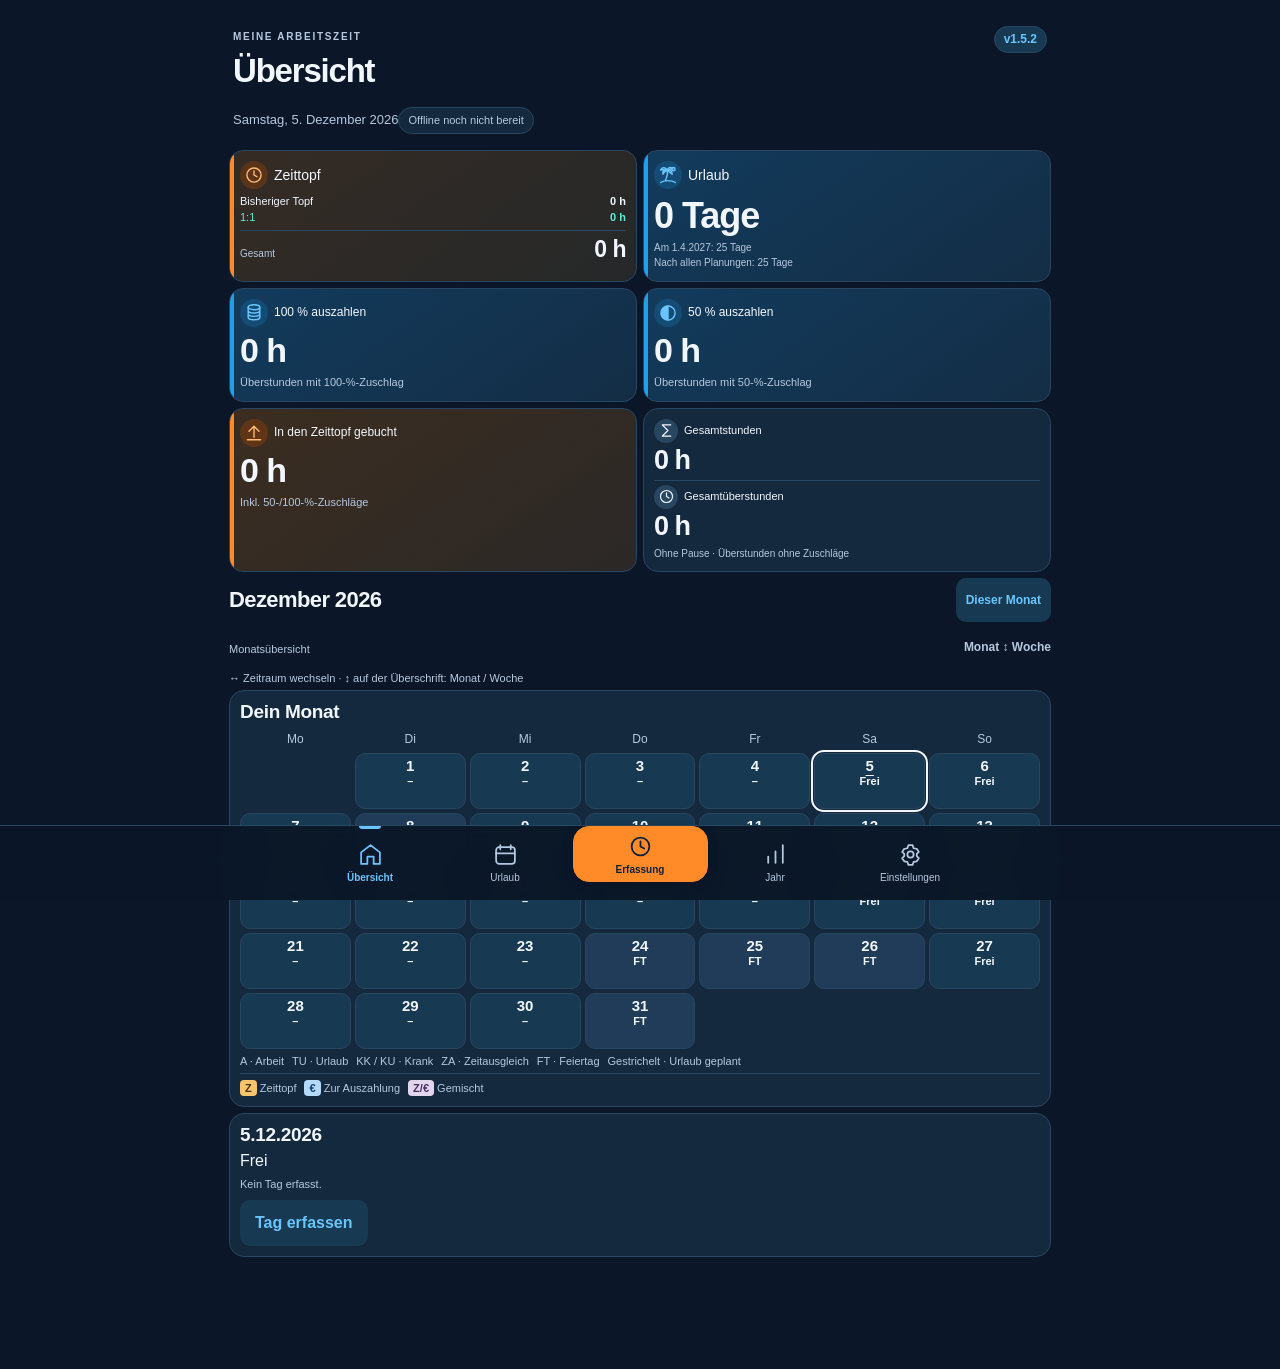
<file: index.html>
<!doctype html><html lang="de"><head><meta charset="utf-8"><meta name="viewport" content="width=device-width,initial-scale=1,viewport-fit=cover"><meta name="theme-color" content="#0b1728"><title>Meine Arbeitszeit</title><link rel="stylesheet" href="style.css?v=398a87b97115"><meta name="apple-mobile-web-app-capable" content="yes"><meta name="mobile-web-app-capable" content="yes"><meta name="apple-mobile-web-app-title" content="Meine Arbeitszeit"><meta name="apple-mobile-web-app-status-bar-style" content="default"><link rel="manifest" href="manifest.webmanifest"><link rel="apple-touch-icon" sizes="180x180" href="apple-touch-icon.png"><link rel="icon" type="image/svg+xml" href="icon.svg"></head><body><header><small>MEINE ARBEITSZEIT</small><span class="app-version" id="appVersion" aria-label="App-Version"></span><h1 id="heading">Übersicht</h1><small id="today"></small><div id="offlineSummary" class="offline-summary" role="status" aria-live="polite">Offline-Einrichtung wird geprüft</div></header><main><div id="pwaUpdate" class="notice pwa-update" hidden><p id="pwaUpdateText" role="status" aria-live="polite"></p><button type="button" id="applyPwaUpdate">Jetzt aktualisieren</button></div><div id="backupReminder" class="notice warning backup-reminder" hidden><p id="backupReminderText"></p><button type="button" class="secondary" id="openBackupReminder">Zur Datensicherung</button></div><div id="deleteStatus" class="notice success" role="status" aria-live="polite" hidden></div>
<section id="overview"><div class="grid"><div class="card balance-card"><div class="metric-title"><span class="icon-badge"><svg class="icon" viewBox="0 0 24 24" fill="none" stroke="currentColor" stroke-width="1.7" stroke-linecap="round" stroke-linejoin="round" aria-hidden="true"><circle cx="12" cy="12" r="8.5"/><path d="M12 7v5l3.5 2"/></svg></span>Zeittopf</div><div class="time-pots" aria-label="Bisheriger Zeittopf und neuer 1:1-Zeittopf"><div class="pot-existing"><span>Bisheriger Topf</span><strong id="balanceExisting">0 h</strong></div><div class="pot-one"><span>1:1</span><strong id="balance11">0 h</strong></div></div><div class="time-total"><span>Gesamt</span><strong id="balance">0 h</strong></div></div><div class="card balance-card vacation-balance"><div class="metric-title"><span class="icon-badge"><svg class="icon" viewBox="0 0 24 24" fill="none" stroke="currentColor" stroke-width="1.7" stroke-linecap="round" stroke-linejoin="round" aria-hidden="true"><circle cx="18.5" cy="5" r="2"/><path d="M3 21c5-3 13-3 18 0M9 18c2-4 3-8 2-12M11 6C8 2 5 3 3 6c3-1 6 0 8 0Zm0 0c2-4 5-4 7-1-3-1-5 0-7 1Zm0 0c4-1 6 2 6 5-2-2-4-3-6-5Zm0 0C7 5 5 8 6 11c1-2 3-4 5-5Z"/></svg></span>Urlaub</div><div class="big" id="vacCurrent">0 Tage</div><div class="mini" id="vacApril">01.04.: —</div><div class="mini" id="vacAfter">Nach allen Planungen: —</div></div></div>
<div id="overviewMonths" tabindex="0" aria-label="Monats- und Wochenübersicht. Links/rechts: Zeitraum. Oben/unten: Woche/Monat."><div class="month-summary" aria-labelledby="summaryMonth">

  <div class="grid" aria-live="polite">
    <div class="card pay-card"><div class="metric-title"><span class="icon-badge"><svg class="icon" viewBox="0 0 24 24" fill="none" stroke="currentColor" stroke-width="1.7" stroke-linecap="round" stroke-linejoin="round" aria-hidden="true"><ellipse cx="12" cy="5" rx="7" ry="3"/><path d="M5 5v12c0 1.7 3.1 3 7 3s7-1.3 7-3V5M5 9c0 1.7 3.1 3 7 3s7-1.3 7-3M5 13c0 1.7 3.1 3 7 3s7-1.3 7-3"/></svg></span><span>100 % auszahlen</span></div><div class="big" id="monthPay100">0 h</div><div class="mini">Überstunden mit 100-%-Zuschlag</div></div>
    <div class="card pay-card"><div class="metric-title"><span class="icon-badge"><svg class="icon" viewBox="0 0 24 24" fill="none" stroke="currentColor" stroke-width="1.7" stroke-linecap="round" stroke-linejoin="round" aria-hidden="true"><circle cx="12" cy="12" r="8.5"/><path d="M12 3.5v17"/><path d="M12 3.5a8.5 8.5 0 0 0 0 17Z" fill="currentColor" stroke="none"/></svg></span><span>50 % auszahlen</span></div><div class="big" id="monthPay50">0 h</div><div class="mini">Überstunden mit 50-%-Zuschlag</div></div>
    <div class="card credit-card"><div class="metric-title"><span class="icon-badge"><svg class="icon" viewBox="0 0 24 24" fill="none" stroke="currentColor" stroke-width="1.7" stroke-linecap="round" stroke-linejoin="round" aria-hidden="true"><path d="M12 17V4m-6 6 6-6 6 6M4 20h16"/></svg></span><span>In den Zeittopf gebucht</span></div><div class="big" id="monthTimeCredit">0 h</div><div class="mini">Inkl. 50-/100-%-Zuschläge</div></div>
    <div class="card totals-card"><div class="total-hours"><div><div class="metric-title"><span class="icon-badge"><svg class="icon" viewBox="0 0 24 24" fill="none" stroke="currentColor" stroke-width="1.7" stroke-linecap="round" stroke-linejoin="round" aria-hidden="true"><path d="M18 4H6l8 8-8 8h12"/></svg></span><span>Gesamtstunden</span></div><div class="big" id="monthWorked">0 h</div></div><div><div class="metric-title"><span class="icon-badge"><svg class="icon" viewBox="0 0 24 24" fill="none" stroke="currentColor" stroke-width="1.7" stroke-linecap="round" stroke-linejoin="round" aria-hidden="true"><circle cx="12" cy="12" r="8.5"/><path d="M12 7v5l3.5 2"/></svg></span><span>Gesamtüberstunden</span></div><div class="big" id="monthOvertime">0 h</div></div></div><div class="mini">Ohne Pause · Überstunden ohne Zuschläge</div><p class="mini" id="overviewWeekInfo" aria-live="polite" hidden></p></div>
  </div>
<div id="overviewPeriodHead"><div class="overview-period-headline"><h2 id="summaryMonth" aria-live="polite">Dieser Monat</h2><button type="button" class="secondary" id="overviewCurrent">Dieser Monat</button></div><div class="overview-period-controls"><p class="mini" id="overviewPeriodRange"></p><button type="button" id="overviewModeToggle" aria-pressed="false" aria-label="Zwischen Monats- und Wochenansicht wechseln">Monat ↕ Woche</button></div><p class="overview-gesture-help">↔ Zeitraum wechseln · ↕ auf der Überschrift: Monat / Woche</p></div></div><div id="overviewWarning"></div><div class="card ov-calendar-card"><h3 id="overviewCalendarTitle">Dein Monat</h3><div id="overviewCalendar" class="ov-calendar" aria-label="Monatskalender"></div><div class="ov-legend"><span>A · Arbeit</span><span>TU · Urlaub</span><span>KK / KU · Krank</span><span>ZA · Zeitausgleich</span><span>FT · Feiertag</span><span>Gestrichelt · Urlaub geplant</span></div><div class="ov-legend ov-booking-legend"><span><b class="ov-booking-time">Z</b> Zeittopf</span><span><b class="ov-booking-pay">€</b> Zur Auszahlung</span><span><b class="ov-booking-mixed">Z/€</b> Gemischt</span></div></div><div class="card" id="overviewDayDetails" aria-live="polite"></div></div></section>
<section id="entry" hidden><div class="card"><h3>Arbeitszeit erfassen</h3><form id="entryForm"><label>Datum</label><input type="date" id="entryDate" required><label>Tagesart</label><select id="entryType"><option value="Arbeit">Arbeit</option><option value="TU">TU – Urlaub</option><option value="ZA">ZA – Zeitausgleich</option><option value="KK">KK – Krankenstand</option><option value="KU">KU – Krankstand/Arbeitsunfall</option><option value="Feiertag">Feiertag</option><option value="Frei">Frei</option></select><div id="workFields"><div id="entryShiftHint" class="mini" aria-live="polite"></div><label>Arbeitsplatz</label><select id="entryWorkplace"></select><div class="split"><div><label>Beginn</label><input id="entryStart" type="time" value="06:00"></div><div><label>Ende</label><input id="entryEnd" type="time" value="14:00"></div></div><label>Pause (Minuten)</label><input type="number" min="0" max="600" id="entryBreak" value="18"><label for="entryBreakStart">Pausenbeginn (optional)</label><input id="entryBreakStart" type="time"><p class="mini">Mit Uhrzeit wird die Pause genau dort abgezogen. Ohne Uhrzeit bleibt die bisherige rechnerische Zuordnung innerhalb der Schicht bestehen.</p><p class="mini">Ohne Häkchen: vollständige Gutschrift im Zeittopf inklusive Zuschlag. Bei 50:50 wird die ursprüngliche Stundenmenge halbiert.</p><div class="split payout-options"><fieldset><legend>Überstunden 50 %</legend><label><input type="checkbox" id="entryPay50"> Auszahlen</label><label><input type="checkbox" id="entrySplit50"> 50:50</label></fieldset><fieldset><legend>Überstunden 100 %</legend><label><input type="checkbox" id="entryPay100"> Auszahlen</label><label><input type="checkbox" id="entrySplit100"> 50:50</label></fieldset></div><details id="premiumRules" class="notice premium-rules"><summary>Deine Zuschlagsregeln</summary><div>Montag bis Freitag ohne Feiertag: Ab der dritten Überstunde des Tages 100 %. Bereits mit 100 % bewertete frühe Überstunden zählen zu den ersten zwei Überstunden mit. Überstunden zwischen 20:00 und 06:00 sowie nach der Nachtschicht: 100 %. Überstunden über 50 Netto-Wochenstunden: 100 %. Samstag: grundsätzlich 50 %, ab der 11. Nettoarbeitsstunde 100 %. Sonntag und österreichische Feiertage: 100 %.<br>Die tägliche Normalarbeitszeit beträgt weiterhin 7 h 42 min. Nur der Nettoüberschuss wird als Überstunde gebucht; frühe Überstunden werden zuerst zugeordnet. Unter 7 h 42 min wird die Fehlzeit vom Zeittopf abgezogen. An Samstagen, Sonntagen und Feiertagen gilt diese Mindestzeit nicht. Ein angegebener Pausenbeginn bestimmt den genauen Abzug; ohne Uhrzeit wird die Pause wie bisher vorrangig innerhalb der regulären Schicht abgezogen. Freitag 22:00 bis Samstag 06:00 bleibt normale Freitagsarbeit. Samstag auf Sonntag gilt ab 00:00 ein Zuschlag von 100 %. Eine am Sonntag begonnene Schicht zählt bis zu ihrem Ende vollständig mit 100 %.</div></details><div class="split"><div><label>Überstunden 50 % (h)</label><input id="entry50" type="number" step="0.01" min="0" placeholder="Automatisch"></div><div><label>Überstunden 100 % (h)</label><input id="entry100" type="number" step="0.01" min="0" placeholder="Automatisch"></div></div></div><div id="entryCalculation" class="notice" aria-live="polite"></div><label>Bemerkung</label><textarea id="entryNote" rows="2"></textarea><div class="row" style="margin-top:14px"><button type="submit" id="entrySave">Tag speichern</button><button type="button" class="secondary" id="entryReset">Neu</button></div><div id="entryInfo" class="notice" hidden></div></form></div><div class="card"><h3>Gespeicherte Tage</h3><div id="entryList"></div></div></section>
<section id="vacation" hidden><div class="card" id="calendarCard"><div class="calendar-head"><button class="secondary" id="monthPrev" aria-label="Vorheriger Monat">‹</button><strong id="monthLabel"></strong><button class="secondary" id="monthNext" aria-label="Nächster Monat">›</button></div><div class="calendar-selection-toolbar"><button type="button" class="secondary" id="calendarMulti" aria-pressed="false">Mehrere Tage auswählen</button><button type="button" class="secondary" id="clearCalendarSelection" disabled>Auswahl leeren</button></div><p class="mini calendar-selection-help" id="calendarSelectionHelp"></p><div class="calendar" id="calendar"></div><div class="legend"><span><i style="background:var(--plan-bg)"></i>Geplant</span><span><i style="background:var(--used-bg)"></i>Erfasst</span><span><i style="background:var(--holiday-bg)"></i>Feiertag / arbeitsfrei</span><span>Markierung = aktuelle Auswahl</span></div><div id="calendarSelectionSummary" class="calendar-selection-summary" role="status" aria-live="polite"></div><div class="row" style="margin-top:12px"><button type="button" id="planSelected" disabled>Auswahl übernehmen</button><button type="button" class="secondary" id="removeSelected" disabled>Planungen entfernen</button></div><div id="calendarHolidays" class="calendar-holidays"></div><div id="chosenDate" class="notice">Wähle einen Tag im Kalender.</div></div><div class="card"><h3>Zeitraum auswählen</h3><div class="split"><div><label>Von</label><input type="date" id="planFrom"></div><div><label>Bis</label><input type="date" id="planTo"></div></div><fieldset class="plan-weekdays"><legend>Wochentage für die Zeitraum-Auswahl</legend><div class="plan-weekday-grid"><label><input type="checkbox" data-plan-weekday value="1" checked><span>Mo</span></label><label><input type="checkbox" data-plan-weekday value="2" checked><span>Di</span></label><label><input type="checkbox" data-plan-weekday value="3" checked><span>Mi</span></label><label><input type="checkbox" data-plan-weekday value="4" checked><span>Do</span></label><label><input type="checkbox" data-plan-weekday value="5" checked><span>Fr</span></label></div><div class="plan-weekday-presets"><button type="button" class="secondary" id="planWeekdaysAll">Mo–Fr</button><button type="button" class="secondary" id="planWeekdaysNone">Keine</button></div></fieldset><p class="mini">Wähle zuerst einen Zeitraum und die gewünschten Wochentage. Feiertage, Wochenenden sowie der 24. und 31. Dezember werden ausgenommen. Der Josefitag bleibt ein Arbeitstag. Passe die Auswahl anschließend im Kalender an und speichere sie mit „Auswahl übernehmen“. Vergangene Tage werden als Urlaub gebucht; zukünftige Tage werden geplant.</p><button type="button" id="planRange">Zeitraum auswählen</button><div id="planInfo" role="status" aria-live="polite"></div></div><div class="card"><strong>Deine Urlaubsprognosen</strong><div class="item"><span>Aktuell verfügbar</span><strong id="planCurrent"></strong></div><div class="item"><span id="aprilLabel">Zum nächsten 1. April</span><strong id="planApril"></strong></div><div class="item"><span>Nach allen Planungen</span><strong id="planAfter"></strong></div><div id="vacWarnings"></div></div></section>
<section id="year" hidden>
<div class="year-picker"><label for="yearSelect">Jahr auswählen</label><select id="yearSelect"></select></div>
<div class="card year-hero"><div class="metric-title" id="yearTotalLabel">Arbeitsstunden im Jahr</div><div class="big" id="yearTotalWorked">0 h</div><div class="muted" id="yearTotalOvertime">0 h Überstunden im Jahr</div><div class="mini" style="margin-top:10px">Gespeicherte Einträge · Arbeitsstunden ohne Pause · Überstunden ohne Zuschläge</div></div>
<div id="yearStats" class="year-stats"></div><p class="mini special-work-note">Gearbeitete Samstage, Sonntage und gesetzliche Feiertage: bis heute, nach Schichtbeginn. Ein Feiertag am Wochenende zählt in beiden Kategorien.</p>
<div class="card"><h3>Monatsvergleich</h3><div class="year-switch" role="group" aria-label="Stundenart für den Monatsvergleich"><button type="button" id="yearMeasureWorked" data-year-measure="worked" aria-pressed="true">Arbeitsstunden</button><button type="button" id="yearMeasureOvertime" data-year-measure="overtime" aria-pressed="false">Überstunden</button></div><div id="yearBars" role="group" aria-label="Monate vergleichen"></div><div class="year-axis" aria-hidden="true"><span>0 h</span><span id="yearAxisMax">0 h</span></div><p class="mini">Tippe auf einen Monat für seine Details.</p><div id="yearMonthSummary" class="year-selection" aria-live="polite"></div></div>
<div class="card"><div class="year-details-head"><h3 id="yearEntriesHeading">Erfasste Tage</h3><span id="yearEntryCount" class="pill"></span></div><div id="yearEntries"></div></div>
</section>
<section id="settings" hidden><details class="card settings-panel" id="pwaCard"><summary><h3>App und Offline-Nutzung</h3></summary><div class="settings-panel-content"><p id="pwaLaunchMode" class="mini"></p><p id="pwaStatus" role="status" aria-live="polite">Offline-Einrichtung wird geprüft.</p><button type="button" class="secondary" id="checkPwaUpdates">Offline-Stand und Aktualisierung prüfen</button><h4>Auf dem iPhone einrichten</h4><ol class="pwa-instructions"><li>Vor dem ersten Wechsel eine Sicherungsdatei erstellen.</li><li>Die veröffentlichte App in Safari mit Internet öffnen und „Offline bereit“ abwarten.</li><li>In Safari über „Teilen“ → „Zum Home-Bildschirm“ hinzufügen. Falls angeboten, „Als Web-App öffnen“ aktivieren.</li><li>„Meine Arbeitszeit“ über das blau-orange Uhrsymbol einmal mit Internet öffnen und den Offline-Stand prüfen.</li><li>Gespeicherte Tage prüfen. Falls sie hier fehlen, die zuvor erstellte Sicherung wiederherstellen.</li></ol><p class="mini">Danach im Flugmodus schließen und erneut öffnen. Die Daten bleiben auf diesem Gerät. Datensicherung und Synchronisierung mit anderen Geräten sind davon unabhängig.</p></div></details><details class="card settings-panel"><summary><h3>Grundeinstellungen</h3></summary><div class="settings-panel-content"><label>Urlaubssaldo zum Startdatum (Tage)</label><input type="number" id="initialVacation" step="0.5" required><label>Startdatum der Salden</label><input type="date" id="startDate" required><label>Zeittopf zum Startdatum (Stunden)</label><input type="number" id="initialTime" step="0.01" required><label>Standardpause (Minuten)</label><input type="number" id="defaultBreak" min="0" max="600" required><label>Jährliche Urlaubsgutschrift am 1. April (Tage)</label><input type="number" id="annualVacation" min="0" step="0.5" required><label>Darstellung</label><select id="theme"><option value="light">Hell</option><option value="dark">Dunkel</option></select><button id="saveSettings" style="margin-top:14px">Einstellungen speichern</button></div></details><details class="card settings-panel"><summary><h3>Arbeitsplätze</h3></summary><div class="settings-panel-content"><div class="row"><input id="newWorkplace" placeholder="Neuer Arbeitsplatz"><button id="addWorkplace">Hinzufügen</button></div><div id="workplaceList"></div></div></details><details class="card settings-panel" id="shiftCard"><summary><h3>Schichten &amp; Rhythmus</h3></summary><div class="settings-panel-content">
<div class="planning-tabs" role="tablist" aria-label="Schichtplanung">
<button type="button" id="planTab-templates" role="tab" aria-controls="planPanel-templates" aria-selected="false" data-planning-tab="templates">Vorlagen</button>
<button type="button" id="planTab-rhythm" role="tab" aria-controls="planPanel-rhythm" aria-selected="false" data-planning-tab="rhythm">Rhythmus</button>
<button type="button" id="planTab-weeks" role="tab" aria-controls="planPanel-weeks" aria-selected="true" data-planning-tab="weeks">Wochen</button>
</div>
<div id="planPanel-weeks" role="tabpanel" aria-labelledby="planTab-weeks">
<h4>Deine nächsten Wochen</h4><p class="mini">Montag bis Freitag · Vorgaben für die Erfassung, keine automatischen Buchungen.</p>
<label for="shiftDate">Woche auswählen</label><input id="shiftDate" type="date">
<div class="planning-week-navigation"><button type="button" class="secondary" id="shiftPrev" aria-label="Vorherige vier Wochen">‹ Zurück</button><button type="button" class="secondary" id="shiftToday">Diese Woche</button><button type="button" class="secondary" id="shiftNext" aria-label="Nächste vier Wochen">Weiter ›</button></div>
<div id="planningWeeks"></div>
<p class="mini">Eine Wochenänderung gilt nur für diese Woche. Arbeitsplatz auswählen ist optional und unabhängig vom Rhythmus. Gespeicherte Tage bleiben unverändert.</p>
</div>
<div id="planPanel-rhythm" role="tabpanel" aria-labelledby="planTab-rhythm" hidden>
<h4>Dein wiederkehrender Rhythmus</h4><form id="rhythmForm">
<label for="rhythmLength">Rhythmuslänge</label><select id="rhythmLength"><option value="1">1 Woche · immer dieselbe Schicht</option><option value="2">2 Wochen</option><option value="3">3 Wochen</option><option value="4">4 Wochen</option></select>
<label for="rhythmStart">Gültig ab · Datum in Woche 1</label><input id="rhythmStart" type="date" required>
<p id="rhythmWeekHint" class="mini"></p><div id="rhythmFields"></div>
<button type="submit" style="margin-top:14px">Rhythmus speichern</button></form>
<p class="mini" style="margin-top:12px">Nach der letzten Rhythmuswoche folgt wieder Woche 1. Urlaub, Krankenstand und Zeitausgleich verschieben den Rhythmus nicht. Frühere Wochen behalten ihren bisherigen Plan.</p>
<details class="planning-history"><summary>Gültige Rhythmusstände</summary><div id="rhythmHistory"></div></details>
</div>
<div id="planPanel-templates" role="tabpanel" aria-labelledby="planTab-templates" hidden>
<h4>Deine Schichtvorlagen</h4><div id="planningTemplates"></div>
<button type="button" class="secondary" id="newShiftTemplate">Neue Schichtvorlage</button>
<form id="templateForm" class="planning-template-editor" hidden>
<input id="templateEditingId" type="hidden"><h4 id="templateEditorTitle">Schichtvorlage</h4>
<label for="templateName">Name</label><input id="templateName" maxlength="80" required>
<div class="split"><div><label for="templateStart">Beginn</label><input id="templateStart" type="time" required></div><div><label for="templateEnd">Ende</label><input id="templateEnd" type="time" required></div></div>
<div class="split"><div><label for="templateBreakStart">Pausenbeginn</label><input id="templateBreakStart" type="time"></div><div><label for="templateBreak">Pause (Minuten)</label><input id="templateBreak" type="number" min="0" max="600" step="1" required></div></div>
<label for="templateValidFrom">Gültig ab</label><input id="templateValidFrom" type="date" required>
<p class="mini">Eine neue Fassung gilt erst ab diesem Datum. Frühere Fassungen und erfasste Arbeitszeiten bleiben erhalten.</p>
<div class="planning-editor-actions"><button type="submit">Vorlage speichern</button><button type="button" class="secondary" id="cancelShiftTemplate">Schließen</button><button type="button" class="secondary" id="archiveShiftTemplate" hidden>Ab Datum deaktivieren</button></div>
<p class="mini">Deaktivierte Vorlagen bleiben in bestehenden Plänen erhalten; für neue Zuordnungen werden sie ausgeblendet.</p>
<details class="planning-history"><summary>Frühere Fassungen</summary><div id="templateHistory"></div></details>
</form>
</div>
<div class="planning-rule-note"><strong>Deine Überstundenregeln bleiben erhalten.</strong><p class="mini">Schicht und Pause werden in der Tageserfassung vorgeschlagen. Änderungen dort gelten nur für den einzelnen Eintrag.</p></div>
<div id="planningStatus" class="notice" role="status" aria-live="polite" hidden></div>
</div></details>
<details class="card settings-panel" id="correctionCard"><summary><h3>Saldokorrektur</h3></summary><div class="settings-panel-content">
<p class="mini">Zeittopf korrigieren oder Urlaubstage gutschreiben und abziehen. Arbeitszeiteinträge und Anfangssalden bleiben erhalten.</p>
<form id="correctionForm"><div class="split"><div><label for="correctionDate">Buchungsdatum</label><input type="date" id="correctionDate" required></div><div><label for="correctionKind">Saldo</label><select id="correctionKind"><option value="time">Zeittopf</option><option value="vacation">Urlaub</option></select></div></div>
<div class="split"><div><label for="correctionSign">Änderung</label><select id="correctionSign"><option value="plus">+ Hinzufügen</option><option value="minus">− Abziehen</option></select></div><div><label for="correctionAmount" id="correctionAmountLabel">Stunden (z. B. 5:30 oder 5,5)</label><input id="correctionAmount" type="text" inputmode="decimal" maxlength="16" required autocomplete="off"></div></div>
<label for="correctionReason">Grund (optional)</label><textarea id="correctionReason" rows="2" maxlength="500"></textarea><button type="submit" id="saveCorrection" style="margin-top:12px">Korrektur buchen</button></form>
<div id="correctionStatus" class="notice" role="status" aria-live="polite" hidden></div>
<h4>Buchungshistorie</h4><p class="mini">Fehler mit „Gegenbuchen“ ausgleichen. Bisherige zusätzliche Urlaubsgutschriften sind hier enthalten. Die jährliche Gutschrift am 1. April bleibt in den Grundeinstellungen.</p><div id="correctionList"></div>
</div></details>
<details class="card settings-panel" id="reportCard"><summary><h3>Export und Drucken</h3></summary><div class="settings-panel-content">
<p class="mini">Arbeitszeiten, Überstunden, Urlaub, Zeitausgleich und Zeittopf für den gewünschten Zeitraum ausgeben.</p>
<label for="reportPeriod">Zeitraum</label><select id="reportPeriod"><option value="week">Woche</option><option value="month" selected>Monat</option><option value="year">Jahr</option><option value="range">Freier Zeitraum</option><option value="all">Alle gespeicherten Daten</option></select>
<div class="report-controls" id="reportControls-week" hidden><label for="reportWeekDate">Ein Tag in der gewünschten Kalenderwoche</label><input type="date" id="reportWeekDate"></div>
<div class="report-controls" id="reportControls-month"><label for="reportMonth">Monat auswählen</label><input type="month" id="reportMonth"></div>
<div class="report-controls" id="reportControls-year" hidden><label for="reportYear">Jahr auswählen</label><input type="number" id="reportYear" min="1900" max="9999" step="1"></div>
<div class="report-controls" id="reportControls-range" hidden><div class="split"><div><label for="reportFrom">Von</label><input type="date" id="reportFrom"></div><div><label for="reportTo">Bis</label><input type="date" id="reportTo"></div></div></div>
<div class="mini report-range-info" id="reportRangeInfo" aria-live="polite"></div>
<label for="reportCsvFormat">CSV-Format für Excel</label><select id="reportCsvFormat"><option value="at">Österreich: Dezimalkomma, Semikolon</option><option value="international">International: Dezimalpunkt, Komma</option></select>
<div class="row" style="margin-top:14px"><button type="button" id="exportExcel">Excel exportieren (.xlsx)</button><button type="button" class="secondary" id="exportCsv">CSV exportieren</button><button type="button" class="secondary" id="printData">Drucken</button></div>
<p class="mini">Excel enthält gestaltete Monatsblätter und eine Jahresübersicht nach deiner Vorlage. CSV bleibt für eigene Auswertungen verfügbar. Für eine vollständige Wiederherstellung verwende weiterhin „Alle Daten sichern“.</p>
<div id="reportStatus" class="notice" role="status" aria-live="polite" hidden></div>
</div></details><details class="card settings-panel" id="backupCard"><summary><h3>Datensicherung und Wiederherstellung</h3></summary><div class="settings-panel-content"><div class="backup-created"><span>Sicherungsdatei zuletzt erstellt</span><strong id="lastBackupCreatedAt" role="status" aria-live="polite">Noch kein Zeitpunkt gespeichert</strong><p class="mini backup-folder-display" id="lastBackupFolderHint">Ordnerhinweis: Noch nicht hinterlegt</p><p class="mini">Zeigt die Erstellung und Übergabe zum Download oder an die Teilenfunktion an. Bitte den Download abschließen; die App kann die dauerhafte Ablage in Dateien oder iCloud nicht bestätigen.</p></div>
<p class="mini">Die Sicherung enthält alle gespeicherten Einträge, Planungen und Einstellungen.</p>
<button type="button" class="backup-create" id="exportData">Datensicherung erstellen</button>
<details class="backup-folder-editor"><summary>Ordnerhinweis bearbeiten</summary><label for="backupFolderHint">Hinweis zum Sicherungsordner</label><input type="text" id="backupFolderHint" maxlength="240" placeholder="z. B. iCloud Drive → Arbeitszeit → Sicherung"><button type="button" class="secondary" id="saveBackupFolder">Ordnerhinweis speichern</button><p class="mini">Dieser Hinweis merkt deinen gewünschten Speicherort. Beim Sichern wählst du den Ordner selbst unter „Dateien“; die App hat keinen direkten Zugriff darauf.</p></details>

<p class="mini">Auf dem iPhone „In Dateien sichern“ wählen. Die Datei heißt „arbeitszeit-sicherung.json“. Falls Teilen nicht verfügbar ist, wird sie heruntergeladen. Den Zielordner wählst du selbst; gegebenenfalls das Ersetzen bestätigen.</p>
<label for="importData">Sicherung wiederherstellen</label>
<input id="importData" type="file" accept="application/json,.json">
<p class="mini">Die Datei wird zuerst geprüft. Erst nach deiner Bestätigung ersetzt sie die aktuellen Daten. Auch bisherige Sicherungsdateien dieser App werden unterstützt.</p>
<h4>Interne Wiederherstellung</h4><p class="mini">Zwei Stände auf diesem Gerät: aktueller und vorheriger gespeicherter Stand. Sie schützen vor einzelnen Änderungen, ersetzen aber keine externe Sicherungsdatei. Werden Website-Daten gelöscht oder geht das Gerät verloren, können auch diese Stände verloren gehen.</p><p id="recoveryStatus" role="status" aria-live="polite">Zusätzlicher Speicher wird geprüft.</p><p class="mini" id="recoverycurrentDate"></p><button type="button" class="secondary" id="restorecurrent" disabled>Aktuellen internen Stand wiederherstellen</button><p class="mini" id="recoverypreviousDate"></p><button type="button" class="secondary" id="restoreprevious" disabled>Vorherigen internen Stand wiederherstellen</button><button type="button" class="secondary backup-download" id="checkRecoveryStorage">Interne Stände prüfen</button><div id="backupStatus" class="notice" role="status" aria-live="polite" hidden></div>
</div></details><details class="card reset-card settings-panel"><summary><h3>Alle Daten löschen</h3></summary><div class="settings-panel-content">
<p class="mini">Entfernt sämtliche Einstellungen und Eingaben dieser App auf diesem Gerät: auch bereits gebuchte Tage, Überstunden, Urlaub, Zeitausgleich, Urlaubsplanungen, Salden, Arbeitsplätze und alle Schichtpläne.</p>
<p class="mini">Auch beide internen Wiederherstellungsstände und der Ordnerhinweis werden entfernt. Danach startet die App mit den ursprünglichen Standardwerten. Bereits heruntergeladene Sicherungsdateien bleiben erhalten.</p>
<button type="button" class="danger" id="resetData">Daten löschen</button>
</div></details><footer class="app-credit" id="appCredit"><p>Erstellt mit ChatGPT durch Christopher Rottensteiner</p><small id="creatorVersion">Version v1.5.2</small></footer></section>
</main><nav class="tabs"><button data-tab="overview" class="active"><span><svg class="icon" viewBox="0 0 24 24" fill="none" stroke="currentColor" stroke-width="1.7" stroke-linecap="round" stroke-linejoin="round" aria-hidden="true"><path d="m3 10 9-7 9 7v11h-6v-7H9v7H3Z"/></svg></span>Übersicht</button><button data-tab="vacation"><span><svg class="icon" viewBox="0 0 24 24" fill="none" stroke="currentColor" stroke-width="1.7" stroke-linecap="round" stroke-linejoin="round" aria-hidden="true"><rect x="3" y="5" width="18" height="16" rx="3"/><path d="M7 3v4m10-4v4M3 11h18"/></svg></span>Urlaub</button><button class="entry-primary" data-tab="entry"><span><svg class="icon" viewBox="0 0 24 24" fill="none" stroke="currentColor" stroke-width="1.7" stroke-linecap="round" stroke-linejoin="round" aria-hidden="true"><circle cx="12" cy="12" r="8.5"/><path d="M12 7v5l3.5 2"/></svg></span>Erfassung</button><button data-tab="year"><span><svg class="icon" viewBox="0 0 24 24" fill="none" stroke="currentColor" stroke-width="1.7" stroke-linecap="round" stroke-linejoin="round" aria-hidden="true"><path d="M5 20v-6m7 6V9m7 11V3"/></svg></span>Jahr</button><button data-tab="settings"><span><svg class="icon" viewBox="0 0 24 24" fill="none" stroke="currentColor" stroke-width="1.7" stroke-linecap="round" stroke-linejoin="round" aria-hidden="true"><path d="m10 3-1 3-3 .5-2 3 2 2v2l-2 2 2 3 3 .5 1 3h4l1-3 3-.5 2-3-2-2v-2l2-2-2-3-3-.5-1-3Z"/><circle cx="12" cy="12" r="3"/></svg></span>Einstellungen</button></nav><dialog class="reset-dialog" id="resetDataDialog" aria-labelledby="resetDataTitle" aria-describedby="resetDataDescription">
<h3 id="resetDataTitle">Wirklich alles löschen?</h3>
<p id="resetDataDescription">Möchtest du wirklich alle Einstellungen und eingegebenen Daten inklusive bereits gebuchter Tage sowie beide internen Wiederherstellungsstände löschen?</p>
<p>Auch Urlaub, Zeitausgleich, Überstunden, Urlaubsplanungen, Salden, Urlaubsgutschriften, Arbeitsplätze sowie Wochen-, Tages- und eigene Schichten werden entfernt. Die App wird auf ihre Standardwerte zurückgesetzt.</p>
<p>Das Löschen kann nur mit einer zuvor gespeicherten Sicherungsdatei rückgängig gemacht werden.</p>
<div id="resetDataError" class="notice warning" role="alert" hidden></div>
<div class="row"><button type="button" class="secondary" id="cancelResetData" autofocus>Abbrechen</button><button type="button" class="danger" id="confirmResetData">Alles löschen</button></div>
</dialog><div id="printToolbar" hidden><div class="row"><button type="button" id="closePrintPreview" class="secondary">Zurück</button><button type="button" id="nativePrint">Drucken / PDF</button><button type="button" id="savePdf" class="secondary">PDF speichern</button><button type="button" id="sharePdf" class="secondary">PDF teilen</button></div><p id="printPreviewInfo"></p><p class="mini">Auf dem iPhone kannst du die PDF speichern oder über „PDF teilen“ weitergeben und drucken. Falls der Druckdialog in der Home-Bildschirm-App nicht öffnet, nutze die PDF oder öffne die App in Safari.</p><div id="pdfStatus" role="status" aria-live="polite"></div></div><article id="printReport" aria-label="Arbeitszeitnachweis"></article><script src="vendor/pdf-lib.min.js"></script><script src="app.js?v=fb878ad7335c"></script></body></html>
</file>
<file: style.css>
:root{font-family:-apple-system,BlinkMacSystemFont,'Segoe UI',sans-serif;color-scheme:light;
--bg:#f3f6fa;--card:#fff;--ink:#073f75;--sub:#4d6682;--line:#d5e2ee;
--accent:#00549b;--soft:#e5f1fc;--green:#166244;--red:#ad2941;--button-ink:#fff;
--plan-bg:#ddecff;--plan-ink:#154b83;--used-bg:#ffead8;--used-ink:#884000;
--warning-bg:#fff0df;--warning-ink:#823c04;--success-bg:#eaf4ff;--success-ink:#174b7c;
--danger-bg:#ffeaee;--danger-ink:#ae2344;
--balance-bg:linear-gradient(145deg,#fff3e7,#fffaf5);--pay-bg:linear-gradient(145deg,#eaf5ff,#f8fcff);--credit-bg:linear-gradient(145deg,#fff0df,#fffbf5);
--icon-bg:#ffdfbf;--pay-icon-bg:#cce8ff;--credit-icon-bg:#ffe0bd;
--edge:#e56700;--pay-edge:#167bc3;--credit-edge:#e56700;
--nav-bg:rgba(255,255,255,.97);--field-bg:#f8fafd;--shadow:0 5px 20px rgba(7,63,117,.035);
--orange:#f47708;--orange-ink:#8f3f00;--orange-button-ink:#08223d;--blue-icon:#00549b}
*{box-sizing:border-box}body{margin:0;background:var(--bg);color:var(--ink);-webkit-tap-highlight-color:transparent}body.dark{color-scheme:dark;
--bg:#0b1728;--card:#14283e;--ink:#f2f7ff;--sub:#b6c8df;--line:#294660;
--accent:#6ac5ff;--soft:#173951;--green:#a2e7c4;--red:#ff9db1;--button-ink:#08223d;
--plan-bg:#173e67;--plan-ink:#d1e7ff;--used-bg:#50351f;--used-ink:#ffdab2;
--warning-bg:#493020;--warning-ink:#ffdab3;--success-bg:#183951;--success-ink:#c9e8ff;
--danger-bg:#47283b;--danger-ink:#ffb4c5;
--balance-bg:linear-gradient(145deg,#352b24,#252829);--pay-bg:linear-gradient(145deg,#123b5c,#142d45);--credit-bg:linear-gradient(145deg,#3b2d20,#2b2827);
--icon-bg:#5a3418;--pay-icon-bg:#144c76;--credit-icon-bg:#5f3515;
--edge:#ff8b28;--pay-edge:#229eea;--credit-edge:#ff8b28;
--nav-bg:rgba(11,23,40,.97);--field-bg:#102338;--shadow:none;
--orange:#ff8b28;--orange-ink:#ffb875;--orange-button-ink:#08223d;--blue-icon:#6ac5ff}
header{max-width:850px;margin:auto;padding:max(26px,env(safe-area-inset-top)) 18px 16px}header small{color:var(--sub);font-size:13px}header>small:first-child{font-size:10px;letter-spacing:1.7px;font-weight:650}h1{font-size:33px;letter-spacing:-1.2px;line-height:1.15;margin:8px 0 7px;font-weight:750}h3{font-size:19px;margin:0 0 16px;letter-spacing:-.3px}h4{font-size:16px}main{max-width:850px;margin:auto;padding:0 14px calc(106px + env(safe-area-inset-bottom))}.card{background:var(--card);border:1px solid var(--line);border-radius:15px;padding:17px;margin:12px 0;box-shadow:var(--shadow)}.grid{display:grid;grid-template-columns:repeat(2,minmax(0,1fr));gap:10px}.grid .card{margin:0;min-width:0}.muted{color:var(--sub);font-size:13px}.big{font-size:33px;line-height:1.15;letter-spacing:-1px;font-weight:750;font-variant-numeric:tabular-nums;margin:12px 0}.mini{font-size:11px;color:var(--sub);line-height:1.55}.section-title{font-size:19px;margin:24px 4px 12px}.icon{width:24px;height:24px;flex-shrink:0;vertical-align:middle}.icon-badge{display:inline-flex;align-items:center;justify-content:center;width:35px;height:35px;border-radius:50%;background:var(--icon-bg);color:var(--ink);flex-shrink:0}.icon-badge .icon{width:22px;height:22px}.metric-title{display:flex;gap:9px;align-items:center;font-size:12px;line-height:1.4;color:var(--ink);font-weight:500}.balance-card,.pay-card,.credit-card{position:relative;overflow:hidden;border-radius:14px}.balance-card{background:var(--balance-bg);border-color:var(--line)}.balance-card:before,.pay-card:before,.credit-card:before{content:'';position:absolute;inset:0 auto 0 0;width:4px;background:var(--edge)}.balance-card.vacation-balance:before{background:var(--credit-edge)}.balance-card .big{font-size:clamp(25px,7.8vw,36px);margin:15px 0 8px;white-space:nowrap}.balance-card .metric-title{font-size:14px}.balance-card .mini{font-size:10px}.month-summary{margin-top:24px}.month-summary h2{font-size:22px;letter-spacing:-.6px;margin:0 3px 13px}.month-summary>.mini{display:none}.month-summary .card{padding:16px 13px 14px 16px}.pay-card{background:var(--pay-bg)}.pay-card:before{background:var(--pay-edge)}.pay-card .icon-badge{background:var(--pay-icon-bg)}.credit-card{background:var(--credit-bg)}.credit-card:before{background:var(--credit-edge)}.credit-card .icon-badge{background:var(--credit-icon-bg)}.month-summary .big{font-size:34px;margin:15px 0 0}.month-summary .mini{margin-top:12px}.total-hours{display:flex;flex-direction:column;gap:13px}.total-hours>div+div{border-top:1px solid var(--line);padding-top:13px}.total-hours .metric-title{gap:7px;font-size:11px}.total-hours .icon-badge{width:27px;height:27px;background:var(--line)}.total-hours .icon{width:17px;height:17px}.total-hours .big{font-size:27px;margin:5px 0 0}.credit-card .big{margin-top:24px}.totals-card .mini{font-size:10px}
label{font-size:13px;color:var(--sub);display:block;margin:12px 0 6px}input,select,textarea,button{font:inherit}input,select,textarea{font-size:16px;width:100%;border:1px solid var(--line);border-radius:10px;background:var(--field-bg);color:var(--ink);padding:12px;min-height:46px}input[type=checkbox]{width:auto;min-height:auto}input::placeholder,textarea::placeholder{color:var(--sub);opacity:.8}button{border:0;border-radius:10px;background:var(--accent);color:var(--button-ink);padding:12px 15px;min-height:46px;cursor:pointer;font-weight:600}button.secondary{background:var(--soft);color:var(--accent)}button.danger{background:var(--danger-bg);color:var(--danger-ink)}button:disabled{opacity:.5;cursor:default}button:focus-visible,input:focus-visible,select:focus-visible,textarea:focus-visible{outline:2px solid var(--accent);outline-offset:3px}.row{display:flex;gap:10px;align-items:center;flex-wrap:wrap}.row>*{flex:1;min-width:0}.tabs{position:fixed;bottom:0;left:0;right:0;background:var(--nav-bg);backdrop-filter:blur(16px);-webkit-backdrop-filter:blur(16px);border-top:1px solid var(--line);display:flex;justify-content:center;padding:8px 3px max(10px,env(safe-area-inset-bottom));z-index:5}.tabs button{position:relative;background:none;color:var(--sub);font-size:10px;font-weight:500;flex:1;max-width:135px;padding:6px 1px;min-height:56px}.tabs button.active{color:var(--accent);font-weight:650}.tabs button.active:before{content:'';position:absolute;width:22px;height:3px;top:-8px;left:calc(50% - 11px);background:var(--accent);border-radius:0 0 4px 4px}.tabs span{display:block;margin-bottom:5px}.tabs .icon{width:25px;height:25px}section[hidden]{display:none!important}.pill{display:inline-block;background:var(--soft);color:var(--accent);padding:5px 9px;border-radius:30px;font-size:12px}.notice{border-radius:11px;padding:12px;margin-top:12px;background:var(--soft);font-size:13px;line-height:1.5}.warning{background:var(--warning-bg);color:var(--warning-ink)}.success{background:var(--success-bg);color:var(--success-ink)}.calendar-head{display:flex;align-items:center;justify-content:space-between;margin:0 0 10px}.calendar-head button{flex:0 0 auto;min-width:44px;font-size:20px}.calendar{display:grid;grid-template-columns:repeat(7,minmax(0,1fr));gap:4px}.weekday{text-align:center;font-size:11px;color:var(--sub);padding:8px 0}.day{background:var(--field-bg);color:var(--ink);border:1px solid var(--line);padding:3px;min-height:46px;border-radius:9px;font-size:13px;position:relative;font-weight:500}.day.empty{visibility:hidden}.day.plan{background:var(--plan-bg);color:var(--plan-ink)}.day.used{background:var(--used-bg);color:var(--used-ink)}.day.selected{outline:2px solid var(--accent);outline-offset:1px}.day .dot{display:block;font-size:9px;margin-top:3px}.legend{display:flex;gap:12px;font-size:11px;color:var(--sub);margin:12px 0;flex-wrap:wrap}.legend i{display:inline-block;width:9px;height:9px;border-radius:3px;margin-right:4px}.item{padding:12px 0;border-bottom:1px solid var(--line);display:flex;justify-content:space-between;gap:10px;align-items:center}.item:last-child{border:0}.item small{color:var(--sub)}.item button{min-height:44px;padding:8px 10px;font-size:12px}.kpi{font-weight:700}.split{display:grid;grid-template-columns:1fr 1fr;gap:10px}.recent-card{margin-top:14px}.recent-card>strong{font-size:19px;letter-spacing:-.4px;display:block;margin-bottom:7px}.recent-entry{display:flex;align-items:center;justify-content:space-between;gap:10px;width:100%;text-align:left;background:none;color:var(--ink);font-size:13px;font-weight:500;border-radius:0;padding:13px 0;border-bottom:1px solid var(--line)}.recent-entry:last-child{border-bottom:0}.recent-entry .icon-badge{width:32px;height:32px;background:var(--soft)}.recent-date{display:flex;align-items:center;gap:10px}.recent-time{color:var(--sub);font-variant-numeric:tabular-nums}.recent-entry>.icon{width:15px;color:var(--sub)}@media(max-width:380px){header{padding-left:16px;padding-right:16px}.card{padding:14px}.balance-card{padding:14px 11px 14px 14px}.metric-title{gap:7px;font-size:11px}.balance-card .metric-title{font-size:13px}.balance-card .big{font-size:27px}.month-summary .card{padding:14px 10px 14px 14px}.month-summary .big{font-size:31px}.total-hours .big{font-size:25px}.total-hours .metric-title{font-size:10px;gap:5px}.tabs button{font-size:9px}.day{min-height:44px;font-size:12px}.icon-badge{width:31px;height:31px}}

/* Jahresübersicht – Monatsvergleich */
.year-picker{display:flex;gap:12px;align-items:center;margin:14px 4px}.year-picker label{margin:0;flex:1}.year-picker select{width:130px}
.year-hero{background:var(--pay-bg);border-left:4px solid var(--pay-edge);padding:21px}.year-hero .big{font-size:38px;margin:12px 0 8px}.year-hero .metric-title{font-size:14px}
.year-stats{display:grid;grid-template-columns:repeat(4,minmax(0,1fr));gap:8px;padding:12px 3px 18px}.year-stat strong{display:block;font-size:20px;font-weight:750;font-variant-numeric:tabular-nums}.year-stat span{display:block;color:var(--sub);font-size:11px;line-height:1.4}
.year-switch{display:flex;gap:4px;background:var(--field-bg);border-radius:11px;padding:4px;margin:0 0 15px}.year-switch button{flex:1;min-width:0;padding:10px 4px;background:none;color:var(--sub);font-size:13px}.year-switch button[aria-pressed=true]{background:var(--accent);color:var(--button-ink)}
.year-bar-row{display:grid;grid-template-columns:34px minmax(0,1fr) 90px;gap:10px;align-items:center;width:100%;min-height:44px;text-align:left;padding:9px 0;background:none;color:var(--ink);border-radius:6px;font-size:13px;font-weight:500}.year-bar-row[aria-pressed=true]{color:var(--accent)}.year-bar-row[aria-pressed=true] .year-bar-month{font-weight:750}.year-bar-value{text-align:right;font-variant-numeric:tabular-nums;font-size:12px;overflow-wrap:anywhere}
.year-bar-track{height:15px;background:var(--line);border-radius:4px;overflow:hidden}.year-bar-fill{display:block;height:100%;background:var(--accent);border-radius:4px;transition:width .2s ease}.year-bar-row.no-entries .year-bar-month{color:var(--sub)}
.year-axis{display:flex;justify-content:space-between;margin:7px 100px 0 44px;color:var(--sub);font-size:11px}.year-selection{border-top:1px solid var(--line);padding-top:14px;margin-top:15px;font-size:13px;line-height:1.6}.year-selection strong{display:block;margin-bottom:5px;font-size:16px}.year-selection span{display:block;color:var(--sub)}
.year-entry{width:100%;display:flex;justify-content:space-between;align-items:center;gap:12px;background:none;color:var(--ink);text-align:left;border-bottom:1px solid var(--line);border-radius:0;padding:13px 0;font-size:13px;font-weight:500}.year-entry:last-child{border-bottom:0}.year-entry small{display:block;color:var(--sub);font-size:12px;margin-top:5px;line-height:1.5}.year-entry-arrow{color:var(--accent);font-size:20px}.year-details-head{display:flex;align-items:center;justify-content:space-between;gap:8px}.year-details-head h3{margin-bottom:0}.year-details-head .pill{flex-shrink:0}
@media(max-width:380px){.year-stats{grid-template-columns:repeat(2,minmax(0,1fr));gap:12px}.year-bar-row{grid-template-columns:30px minmax(0,1fr) 80px;gap:8px}.year-axis{margin-right:88px;margin-left:38px}.year-switch button{font-size:12px}.year-hero .big{font-size:34px}}
@media(prefers-reduced-motion:reduce){.year-bar-fill{transition:none}}
.calculation-grid{display:grid;grid-template-columns:1fr 1fr;gap:10px}.calculation-grid strong{display:block;font-size:22px;font-variant-numeric:tabular-nums;margin:4px 0}.calculation-segment{padding:9px 0;border-bottom:1px solid var(--line);font-size:12px;line-height:1.6}.calculation-segment:last-child{border-bottom:0}.calculation-segment span{display:block;color:var(--sub)}.calculation-heading{font-size:15px;margin:0 0 12px}.calculation-amount{font-size:15px;margin-top:12px}.calculation-hours{font-variant-numeric:tabular-nums}
/* Separate touch targets for editing and deleting a recorded day. */
.recorded-entry-row{display:flex;align-items:center;gap:8px;border-bottom:1px solid var(--line)}
.recorded-entry-row:last-child{border-bottom:0}
.recorded-entry-row>.recent-entry,.recorded-entry-row>.year-entry{flex:1;min-width:0;width:auto;border-bottom:0}
.recorded-entry-row>.recent-entry{flex-wrap:wrap;gap:6px 8px}
.recorded-entry-row>.recent-entry>.icon{display:none}
.recorded-entry-row>.year-entry>span:first-child{min-width:0;overflow-wrap:anywhere}
.entry-delete,.item .entry-delete{display:inline-flex;align-items:center;justify-content:center;flex:0 0 44px;width:44px;min-width:44px;min-height:44px;padding:10px}
.entry-delete .icon{width:22px;height:22px;pointer-events:none}
.entry-list-text{flex:1;min-width:0;overflow-wrap:anywhere}
.entry-actions{display:flex;align-items:center;gap:6px;flex-shrink:0}
#deleteStatus{max-width:822px;margin:0 auto 12px}

/* App reset confirmation uses the current light/dark palette. */
.reset-card{border-color:var(--danger-ink)}
.reset-dialog{width:min(440px,calc(100% - 28px));max-height:calc(100dvh - 32px);overflow:auto;margin:auto;padding:22px;background:var(--card);color:var(--ink);border:1px solid var(--line);border-radius:15px;box-shadow:0 16px 60px rgba(0,0,0,.3)}
.reset-dialog::backdrop{background:rgba(0,0,0,.62)}
.reset-dialog p{font-size:14px;line-height:1.6}
.reset-dialog .row{margin-top:20px}
.reset-dialog .row button{flex:1;min-width:120px}

/* Version of the loaded app, independent of saved user data. */
.app-version{float:right;display:inline-block;padding:4px 9px;border:1px solid var(--line);border-radius:20px;background:var(--soft);color:var(--accent);font-size:12px;font-weight:650;line-height:1.4;font-variant-numeric:tabular-nums}
:root{--holiday-bg:#fff0dc;--holiday-ink:#7c4700;--holiday-edge:#d29026}
body.dark{--holiday-bg:#41321b;--holiday-ink:#ffda94;--holiday-edge:#bd9144}
.day.holiday{background:var(--holiday-bg);color:var(--holiday-ink);border-color:var(--holiday-edge)}
.calendar-holidays{margin-top:15px;padding-top:13px;border-top:1px solid var(--line);font-size:12px;line-height:1.6;color:var(--sub)}
.calendar-holidays>strong{color:var(--ink)}
.calendar-holidays ul{list-style:none;padding:0;margin:7px 0 0}
.calendar-holidays li{padding:4px 0}
.calendar-holidays li strong{color:var(--ink)}

.calendar-selection-toolbar{display:flex;flex-wrap:wrap;gap:8px;margin:10px 0}
.calendar-selection-toolbar button{flex:1;min-width:110px;font-size:12px;padding:10px 8px}
.calendar-selection-toolbar button[aria-pressed=true]{background:var(--accent);color:var(--button-ink)}
.calendar-selection-help{margin:10px 0;line-height:1.6}
.calendar-selection-summary{line-height:1.6;font-size:13px;margin:13px 0;color:var(--ink);font-weight:600}
.calendar{-webkit-user-select:none;user-select:none}
.plan-weekdays{margin:15px 0;padding:0;border:0;min-width:0}
.plan-weekdays legend{font-size:13px;color:var(--sub);margin-bottom:8px}
.plan-weekday-grid{display:grid;grid-template-columns:repeat(5,minmax(0,1fr));gap:5px}
.plan-weekday-grid label{display:flex;flex-direction:column;align-items:center;justify-content:center;gap:7px;min-height:64px;margin:0;background:var(--field-bg);border:1px solid var(--line);border-radius:9px;color:var(--ink);cursor:pointer}
.plan-weekday-grid label:has(input:checked){background:var(--soft);border-color:var(--accent)}
.plan-weekday-grid input{margin:0;width:18px;height:18px;min-height:0;accent-color:var(--accent)}
.plan-weekday-presets{display:flex;gap:8px;margin-top:9px}
.plan-weekday-presets button{font-size:12px;padding:8px 12px}

.report-controls[hidden]{display:none!important}
.report-controls{margin:12px 0}
.report-range-info{line-height:1.6;margin:12px 0}
#printReport{display:none}
@page{size:A4 landscape;margin:12mm}
@media print{
 html:has(body.printing-report){background:white!important;color-scheme:light!important}
 body.printing-report{background:white!important;color:black!important;color-scheme:light!important}
 body.printing-report>:not(#printReport){display:none!important}
 body.printing-report #printReport{display:block!important;font-family:Arial,sans-serif;font-size:9pt;color:#172b30;background:white}
 #printReport .report-heading{display:flex;justify-content:space-between;align-items:start;gap:15px;padding:0 0 10px;max-width:none;margin:0;border-bottom:2px solid #00549b}
 #printReport .report-heading h1{font-size:20pt;letter-spacing:-.4px;margin:0 0 5px}
 #printReport .report-heading p{font-size:10pt;margin:0}
 #printReport .report-heading>span{font-size:10pt;font-weight:bold;white-space:nowrap}
 #printReport .report-totals{padding:8px 0 10px;font-size:9pt;line-height:1.5}
 #printReport .report-totals p{margin:4px 0}
 #printReport .report-table{width:100%;table-layout:fixed;border-collapse:separate;border-spacing:0;font-size:8pt;line-height:1.4}
 #printReport .report-table th{background:#eaf4ff;text-align:left;font-size:8pt;border-bottom:1px solid #78908e;padding:7px 5px}
 #printReport .report-table td{vertical-align:top;padding:7px 5px;border-bottom:1px solid #d1dddb;overflow-wrap:anywhere;break-inside:avoid;page-break-inside:avoid}
 #printReport .report-table small{font-size:7pt;color:#43585d}
 #printReport .report-table thead{display:table-header-group;break-inside:avoid;break-after:avoid}
 #printReport .report-table tr{break-inside:avoid;page-break-inside:avoid}
 #printReport .report-number{text-align:right;font-variant-numeric:tabular-nums}
 #printReport .report-note{white-space:pre-wrap}
 #printReport .report-error td{background:#fff2e9}
 #printReport .report-error-note{border:1px solid #a94921;padding:8px;color:#7d3011}
 #printReport .report-footer{margin-top:14px;font-size:7pt;line-height:1.5;color:#43585d}
}

/* v0.6: central entry action, premium disclosure and independent payout modes. */
.tabs .entry-primary{transform:translateY(-8px);border:1px solid var(--accent);background:var(--soft);color:var(--accent);border-radius:16px;font-weight:700;box-shadow:0 3px 12px rgba(0,0,0,.12)}
.tabs .entry-primary.active{background:var(--accent);color:var(--button-ink)}
.tabs .entry-primary.active:before{display:none}
.payout-options fieldset{border:1px solid var(--line);border-radius:10px;margin:0;min-width:0;padding:8px 10px}
.payout-options legend{font-size:13px;padding:0 4px}
.payout-options label{display:flex;gap:10px;align-items:center;min-height:44px;margin:0;color:var(--ink);font-size:15px}
.payout-options input{width:22px;height:22px;accent-color:var(--accent)}
.premium-rules summary{cursor:pointer;min-height:44px;display:list-item;padding:10px 0;font-weight:600}
.premium-rules>div{padding-top:8px}
.year-stats{grid-template-columns:repeat(auto-fit,minmax(110px,1fr))}
@media screen{
 body.report-preview{padding:0;background:white;color:#172b30;color-scheme:light}
 body.report-preview>:not(#printReport):not(#printToolbar){display:none!important}
 body.report-preview #printToolbar{display:block;position:sticky;top:0;z-index:10;padding:12px;background:var(--card);color:var(--ink);border-bottom:1px solid var(--line)}
 body.report-preview #printReport{display:block;overflow-x:auto;padding:16px;font:13px Arial,sans-serif;background:white;color:#172b30}
 #printReport .report-table{border-collapse:collapse;width:100%;min-width:1050px;font-size:12px}
 #printReport .report-table th,#printReport .report-table td{padding:8px;border-bottom:1px solid #d1dddb;vertical-align:top;overflow-wrap:anywhere}
 #printReport .report-table th{text-align:left;background:#eaf4ff}
 #printReport .report-table small{font-size:11px}
 #printReport .report-note{white-space:pre-wrap}
 #printReport .report-heading{display:flex;justify-content:space-between;gap:15px;padding:0;border-bottom:2px solid #00549b;max-width:none;color:inherit;background:white}
 #printReport .report-totals{line-height:1.6}
 #printReport .report-footer{font-size:11px;margin-top:16px}
}

/* v0.7: approved blue/orange colors and native settings disclosures. */
:root{--holiday-bg:#e7effa;--holiday-ink:#184d82;--holiday-edge:#a9c6e2}
body.dark{--holiday-bg:#203c59;--holiday-ink:#d8eaff;--holiday-edge:#42698d}
.vacation-balance{background:var(--pay-bg)}
.balance-card.vacation-balance:before{background:var(--pay-edge)}
.balance-card .icon-badge,.credit-card .icon-badge{color:var(--orange-ink)}
.vacation-balance .icon-badge{background:var(--pay-icon-bg);color:var(--blue-icon)}
.pay-card .icon-badge{color:var(--blue-icon)}
.tabs .entry-primary{background:var(--orange);color:var(--orange-button-ink);border-color:var(--orange)}
.tabs .entry-primary.active{background:var(--orange);color:var(--orange-button-ink)}
details.settings-panel{padding:0;overflow:hidden}
details.settings-panel>summary{display:flex;align-items:center;justify-content:space-between;gap:12px;list-style:none;cursor:pointer;min-height:64px;padding:17px;-webkit-tap-highlight-color:transparent}
details.settings-panel>summary::-webkit-details-marker{display:none}
details.settings-panel>summary:after{content:'›';font-size:28px;line-height:1;color:var(--accent);flex-shrink:0;transform:rotate(0deg)}
details.settings-panel[open]>summary:after{transform:rotate(90deg)}
details.settings-panel>summary h3{margin:0;font-size:19px;overflow-wrap:anywhere}
details.settings-panel[open]>summary{border-bottom:1px solid var(--line)}
details.settings-panel>.settings-panel-content{padding:0 17px 17px}
details.settings-panel>summary:focus-visible{outline:2px solid var(--accent);outline-offset:-4px;border-radius:14px}
.backup-created{margin-top:14px;padding:12px;background:var(--soft);border-radius:10px}
.backup-created>span{display:block;font-size:12px;color:var(--sub)}
.backup-created>strong{display:block;margin-top:6px;font-size:16px;overflow-wrap:anywhere}
.backup-created .mini{margin-bottom:0}
.split{grid-template-columns:repeat(2,minmax(0,1fr))}
.split>*{min-width:0}
@media(max-width:380px){details.settings-panel>summary{padding:14px}details.settings-panel>.settings-panel-content{padding:0 14px 14px}}

/* v0.8 offline status; no change to existing cards or navigation. */
.offline-summary{display:inline-block;margin-top:10px;padding:5px 9px;border:1px solid var(--line);border-radius:20px;color:var(--sub);background:var(--card);font-size:11px;line-height:1.4}
.pwa-update{margin:0 0 14px;border:1px solid var(--accent)}
.pwa-update p{margin:0 0 10px}
.pwa-instructions{padding-left:22px;font-size:13px;line-height:1.6}
.pwa-instructions li+li{margin-top:8px}
#pwaStatus{font-size:13px;line-height:1.6;overflow-wrap:anywhere}
#checkPwaUpdates{max-width:100%;white-space:normal}
[hidden]{display:none!important}

/* v0.9: backup actions remain readable on narrow iPhones. */
#backupCard button{white-space:normal;overflow-wrap:anywhere;max-width:100%}#backupCard .backup-download,#backupCard #shareBackup{display:block;margin-top:12px;width:100%}#backupFolderHint{width:100%;min-width:0}#recoveryStatus{font-size:.9rem;overflow-wrap:anywhere}.backup-reminder p{margin-top:0}.backup-reminder button{max-width:100%;white-space:normal}

/* v0.9.1: one backup action, folder note alongside last creation time. */
#backupCard .backup-create{display:block;width:100%;margin:12px 0}.backup-folder-display{overflow-wrap:anywhere}.backup-folder-editor{margin:14px 0}.backup-folder-editor>summary{cursor:pointer;min-height:44px;display:list-item;padding:12px 0;font-size:.9rem;font-weight:600}.backup-folder-editor[open]>summary{margin-bottom:4px}

/* v1.0: creator credit belongs only to Settings, above the bottom navigation. */
.app-credit{margin:26px 4px 10px;padding:18px 10px 0;border-top:1px solid var(--line);text-align:center;color:var(--sub);font-size:12px;line-height:1.6;overflow-wrap:anywhere}.app-credit p{margin:0 0 5px}.app-credit small{font-size:11px}@media print{.app-credit{display:none!important}}

/* v1.2 uses the existing palette and navigation. */
.planning-tabs{display:flex;gap:4px;padding:4px;border:1px solid var(--line);border-radius:12px;background:var(--soft);margin-bottom:18px}
.planning-tabs button{flex:1;min-width:0;padding:10px 5px;min-height:44px;background:transparent;color:var(--sub);border:0;border-radius:8px}
.planning-tabs button[aria-selected=true]{background:var(--accent);color:var(--button-ink)}
.planning-week-navigation{display:flex;gap:6px;justify-content:space-between;margin:12px 0 16px;flex-wrap:wrap}
.planning-week-navigation button{flex:1;min-width:70px;padding:10px 6px}.planning-week-navigation #shiftToday{flex:1.3}
.planning-week-card{border:1px solid var(--line);border-radius:14px;padding:14px;margin:10px 0;background:var(--card)}
.planning-week-card.is-current{border-left:4px solid var(--accent)}
.planning-week-title{display:flex;justify-content:space-between;align-items:center;gap:8px;flex-wrap:wrap;margin-bottom:10px}
.planning-current{font-size:11px;color:var(--accent);background:var(--soft);padding:3px 7px;border-radius:6px}
.planning-choice{display:grid;grid-template-columns:minmax(70px,.8fr) minmax(0,1.4fr);gap:10px;align-items:center;margin:8px 0}
.planning-choice label{margin:0;font-size:12px}
.planning-choice select{margin:0;min-width:0;width:100%;font-size:16px}
.planning-week-info{overflow-wrap:anywhere;margin-top:9px}
.planning-template-row{display:flex;align-items:center;justify-content:space-between;gap:10px;border-bottom:1px solid var(--line);padding:12px 0;overflow-wrap:anywhere}
.planning-template-row>div{min-width:0}.planning-template-row button{flex-shrink:0;min-height:44px}
.planning-template-editor{border-top:1px solid var(--line);margin-top:18px;padding-top:4px}
.planning-editor-actions{display:flex;gap:8px;flex-wrap:wrap;margin-top:14px}.planning-editor-actions button{flex:1;min-width:115px}
.planning-rule-note{padding:13px;border-radius:12px;background:var(--soft);margin-top:18px;font-size:13px}.planning-rule-note p{margin:6px 0 0}
.planning-history{margin-top:15px}.planning-history summary{min-height:44px;padding:10px 0;cursor:pointer}.planning-history .mini{padding:8px 0;border-bottom:1px solid var(--line)}
.planning-rhythm-row{display:grid;grid-template-columns:80px minmax(0,1fr);gap:12px;align-items:center;margin-top:12px}.planning-rhythm-row label{margin:0}
@media(max-width:360px){.planning-week-card{padding:11px}.planning-choice{gap:6px}}

#overviewMonths{touch-action:pan-y;outline-offset:4px}.ov-calendar{display:grid;grid-template-columns:repeat(7,minmax(0,1fr));gap:4px}.ov-weekday{text-align:center;font-size:12px;color:var(--sub);padding:6px 0}.ov-day{min-width:0;min-height:74px;padding:6px 1px;display:flex;flex-direction:column;align-items:center;justify-content:space-between;border:1px solid var(--line);border-radius:10px;color:var(--ink);background:var(--soft);font-size:11px;gap:3px}.ov-day strong{font-size:15px}.ov-work{background:#e1f4e9;color:#155534}.ov-vacation{background:#deecff;color:#124c8d}.ov-sick{background:#ffe4e9;color:#90243d}.ov-za{background:#fff0db;color:#805016}.ov-holiday{background:var(--holiday-bg);color:var(--ink)}.ov-planned{background:transparent;border:2px dashed #568ec0;color:var(--ink)}.dark .ov-work{background:#153b30;color:#bce8ce}.dark .ov-vacation{background:#183859;color:#b9dcff}.dark .ov-sick{background:#482534;color:#ffbdca}.dark .ov-za{background:#49371f;color:#ffdc9d}.ov-today strong{text-decoration:underline;text-underline-offset:4px}.ov-day[aria-pressed=true]{outline:2px solid var(--ink);outline-offset:1px}.ov-booking{min-height:17px;font-size:10px;line-height:17px;padding:0 3px;border-radius:5px;font-weight:700}.ov-booking-time{background:#f6c46c;color:#493111}.ov-booking-pay{background:#b6d9ff;color:#123f70}.ov-booking-mixed{background:#e2d6ef;color:#48305e}.ov-legend{display:flex;gap:8px 12px;flex-wrap:wrap;font-size:11px;color:var(--sub);margin-top:14px}.ov-booking-legend{border-top:1px solid var(--line);padding-top:12px}.ov-booking-legend b{display:inline-block;padding:2px 5px;border-radius:4px}.ov-detail-grid{display:grid;grid-template-columns:1fr 1fr;gap:12px}.ov-detail-grid span{font-size:12px;color:var(--sub)}.ov-detail-grid strong{display:block;color:var(--ink);font-size:20px;margin-top:3px}.ov-booking-details{border-top:1px solid var(--line);margin-top:15px}.ov-calendar-card h3{margin-top:0}#overviewDayDetails p{overflow-wrap:anywhere}@media(max-width:350px){.ov-day{min-height:68px;border-radius:7px}.ov-calendar{gap:3px}.ov-day strong{font-size:14px}.ov-booking{font-size:9px}}

#overviewMonths .month-summary>.mini{display:block;margin:0 3px 13px}

/* Keep the four existing summary tiles in their original two-column layout. */
#overviewPeriodHead{touch-action:none;user-select:none;-webkit-user-select:none;margin-bottom:12px}
.overview-period-headline{display:flex;align-items:center;justify-content:space-between;gap:10px}.overview-period-headline h2{margin:0;min-width:0}
.overview-period-headline button{flex-shrink:0;font-size:12px;padding:8px 10px;min-height:44px}
.overview-period-controls{display:flex;justify-content:space-between;align-items:center;gap:8px;margin-top:3px}.overview-period-controls .mini{margin:0;min-width:0}
#overviewModeToggle{background:none;color:var(--sub);font-size:12px;padding:8px 0;min-height:44px;text-align:right}
.overview-gesture-help{display:block;margin:0;color:var(--sub);font-size:11px}
#overviewWeekInfo{margin:0 3px 14px;line-height:1.5}
.ov-day.ov-in-week{box-shadow:inset 0 0 0 2px var(--orange-ink)}
.correction-row{display:flex;align-items:center;gap:12px;justify-content:space-between;padding:14px 0;border-bottom:1px solid var(--line)}
.correction-row>div{min-width:0;overflow-wrap:anywhere}.correction-row strong{display:block;font-size:13px}.correction-row small{color:var(--sub)}
.correction-row p{margin:6px 0;font-size:13px}.correction-row button{flex-shrink:0;font-size:12px;padding:8px 10px;min-height:44px}.correction-value{display:block;font-size:20px;font-weight:700;font-variant-numeric:tabular-nums;margin-top:5px}
#correctionForm label{line-height:1.5}#correctionList{margin-top:8px}.special-work-note{margin:0 3px 18px;line-height:1.5}
@media(max-width:360px){.overview-period-headline{gap:6px}.overview-period-headline h2{font-size:20px}.overview-period-controls{flex-wrap:wrap}#overviewModeToggle{text-align:left}.correction-row{align-items:flex-start;flex-wrap:wrap}}

/* v1.5: fit the three balances into the existing card. */
.time-pots{display:grid;gap:1px;margin-top:5px;font-size:11px;line-height:1.35;font-variant-numeric:tabular-nums}
.time-pots>div,.time-total{display:flex;justify-content:space-between;align-items:baseline;gap:5px}
.time-pots span,.time-total>span{color:var(--sub)}
.time-pots strong{white-space:nowrap;font-weight:650}
.time-total{border-top:1px solid var(--line);padding-top:5px;margin-top:5px;font-size:10px}
.time-total strong{font-size:clamp(15px,4.8vw,23px);line-height:1.2;white-space:nowrap;font-variant-numeric:tabular-nums;letter-spacing:-.5px}

/* v1.5.1: compact spacing; existing text sizes remain unchanged. */
#overview .card,#vacation .card,#year .card{padding:10px;margin:6px 0}
#overview .grid{gap:6px}
#overview .grid .card{margin:0}
#overview .balance-card .big{margin:6px 0 3px}
#overview .icon-badge{width:28px;height:28px}
#overview .icon-badge .icon{width:20px;height:20px}
#overview .total-hours .icon-badge{width:24px;height:24px}
#overview .total-hours .icon{width:17px;height:17px}
#overview .month-summary{margin-top:6px}
#overview .month-summary .big{margin-top:4px}
#overview .month-summary .mini{margin-top:4px}
#overview .total-hours{gap:4px}
#overview .total-hours>div+div{padding-top:4px}
#overview .total-hours .big{margin-top:2px}
#overview .metric-title{gap:6px}
#overview #overviewPeriodHead{margin:6px 0}
#overview .overview-gesture-help{margin:3px 0}
#overview #overviewWeekInfo{font-size:11px;margin:4px 0 0;line-height:1.55}
#overview .ov-day{min-height:54px;padding:3px 1px;gap:1px}
#overview .ov-weekday{padding:3px 0}
#overview .ov-legend{margin-top:6px;gap:4px 8px}
#overview .ov-booking-legend{padding-top:6px}
#overview .ov-detail-grid{gap:6px}
#overview .ov-booking-details{margin-top:6px}
#overview .ov-booking-details p,#overviewDayDetails p{margin:6px 0}
#overview h3,#vacation h3,#year h3{margin-top:0;margin-bottom:6px}
#overview .time-pots>div:nth-child(1){color:#087f75}
#overview .time-pots>div:nth-child(2){color:#aa5200}
#overview .time-pots>div:nth-child(3){color:#7941ad}
#overview .time-pots span{color:inherit}
.dark #overview .time-pots>div:nth-child(1){color:#5eead4}
.dark #overview .time-pots>div:nth-child(2){color:#ffb86b}
.dark #overview .time-pots>div:nth-child(3){color:#d8b4fe}
#vacation .calendar-head{margin-bottom:4px}
#vacation .calendar-selection-toolbar,#vacation .plan-weekday-presets{gap:6px;margin:4px 0}
#vacation .calendar-selection-help,#vacation .calendar-selection-summary,#vacation .legend{margin:5px 0}
#vacation .calendar-holidays{margin-top:5px}
#vacation .calendar-holidays ul{margin:4px 0;padding-left:18px}
#vacation .calendar-holidays li{margin:2px 0}
#vacation .day{min-height:44px}
#vacation label{margin:6px 0 3px}
#vacation input:not([type=checkbox]),#vacation select,#vacation button{min-height:44px;padding-top:8px;padding-bottom:8px}
#vacation .plan-weekdays{margin:6px 0;padding:6px}
#vacation .plan-weekday-grid{gap:4px}
#vacation .split,#vacation .row{gap:6px}
#vacation .item{padding:6px 0}
#vacation .notice{padding:8px;margin-top:6px}
#vacation p{margin-top:6px;margin-bottom:6px}
#year .year-picker{margin:6px 0;gap:6px}
#year .year-hero .big{margin:6px 0 4px}
#year .year-stats{gap:6px;padding:6px 0}
#year .year-switch{margin-bottom:6px}
#year .year-switch button{min-height:44px;padding:6px 4px}
#year .year-bar-row{padding:4px 0;gap:6px}
#year .year-selection{margin-top:6px;padding-top:6px}
#year .year-selection strong{margin-bottom:3px}
#year .year-entry{padding:7px 0;min-height:44px;gap:6px}
#year .year-entry small{margin-top:3px}

/* v1.5.2: two balances within the same existing tile. */
#overview .time-pots>div.pot-existing{color:var(--ink)}
#overview .time-pots>div.pot-one{color:#087f75}
.dark #overview .time-pots>div.pot-existing{color:var(--ink)}
.dark #overview .time-pots>div.pot-one{color:#5eead4}
</file>
